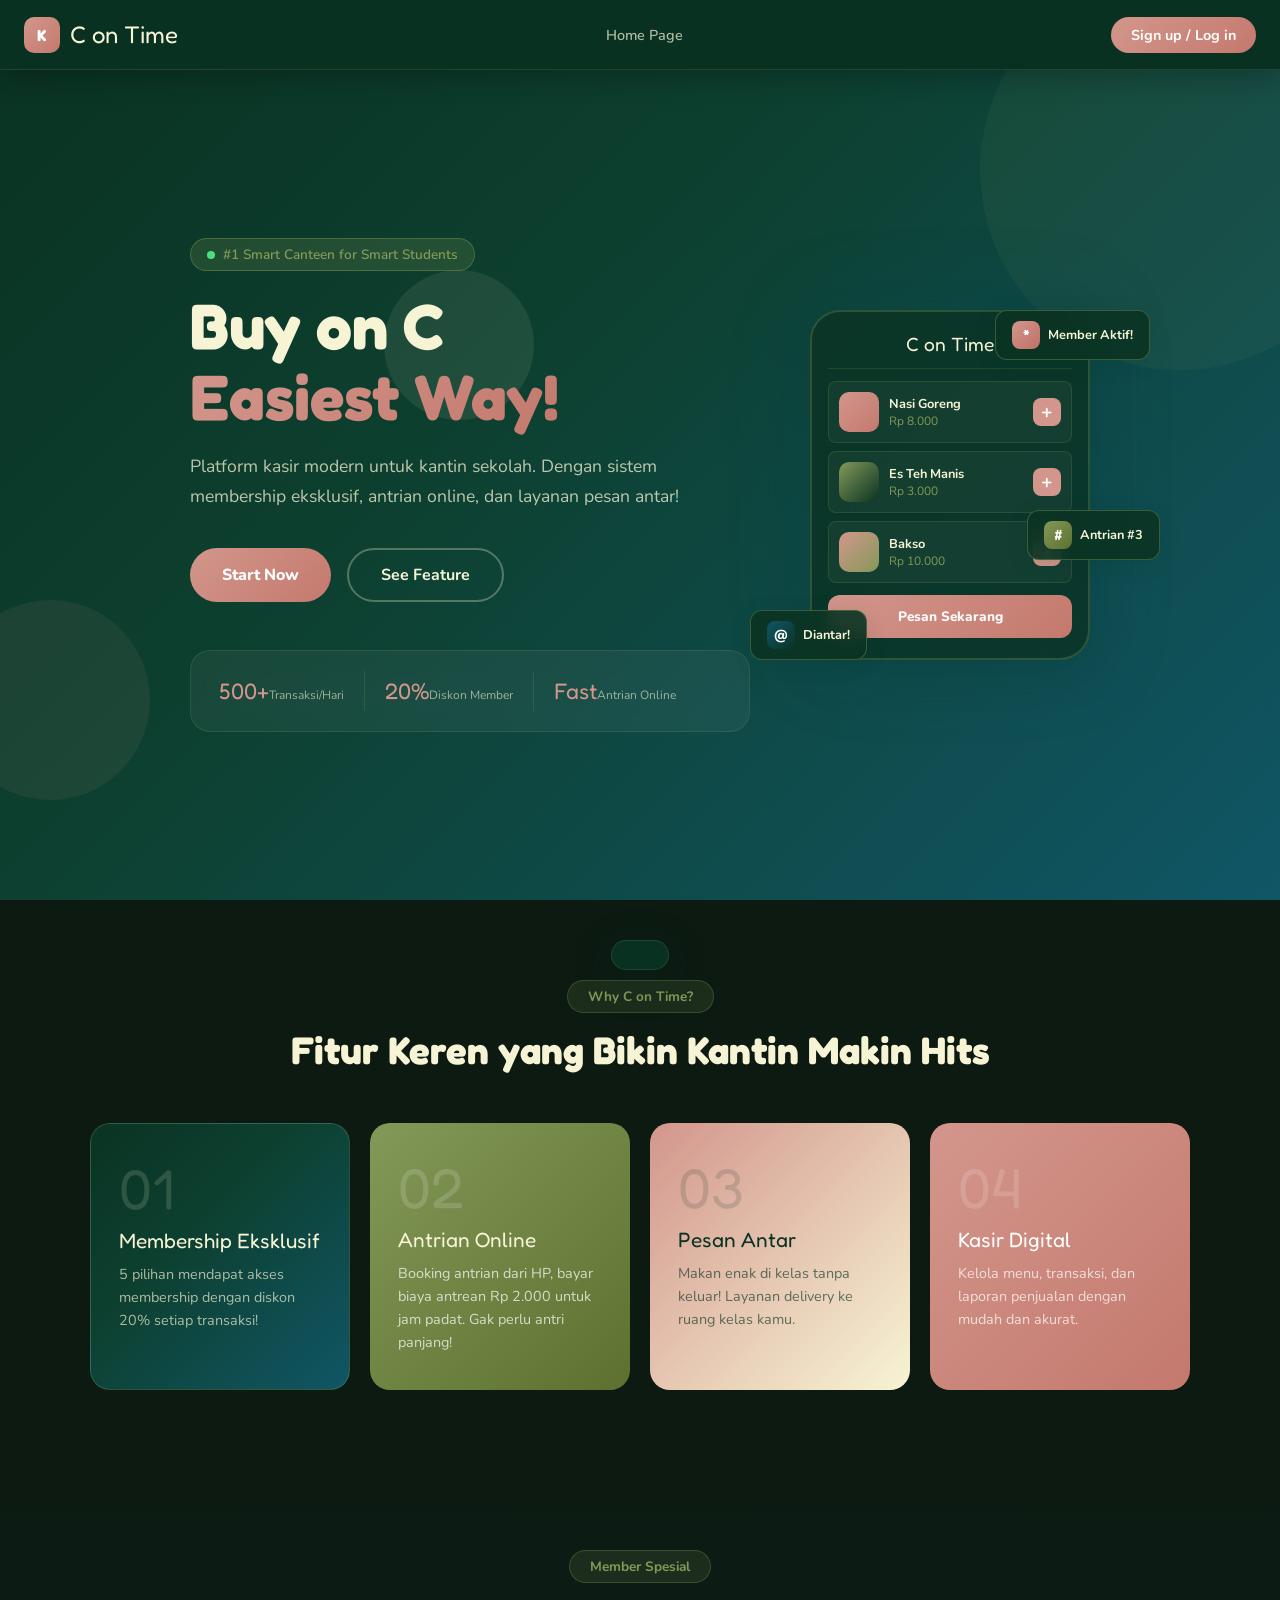
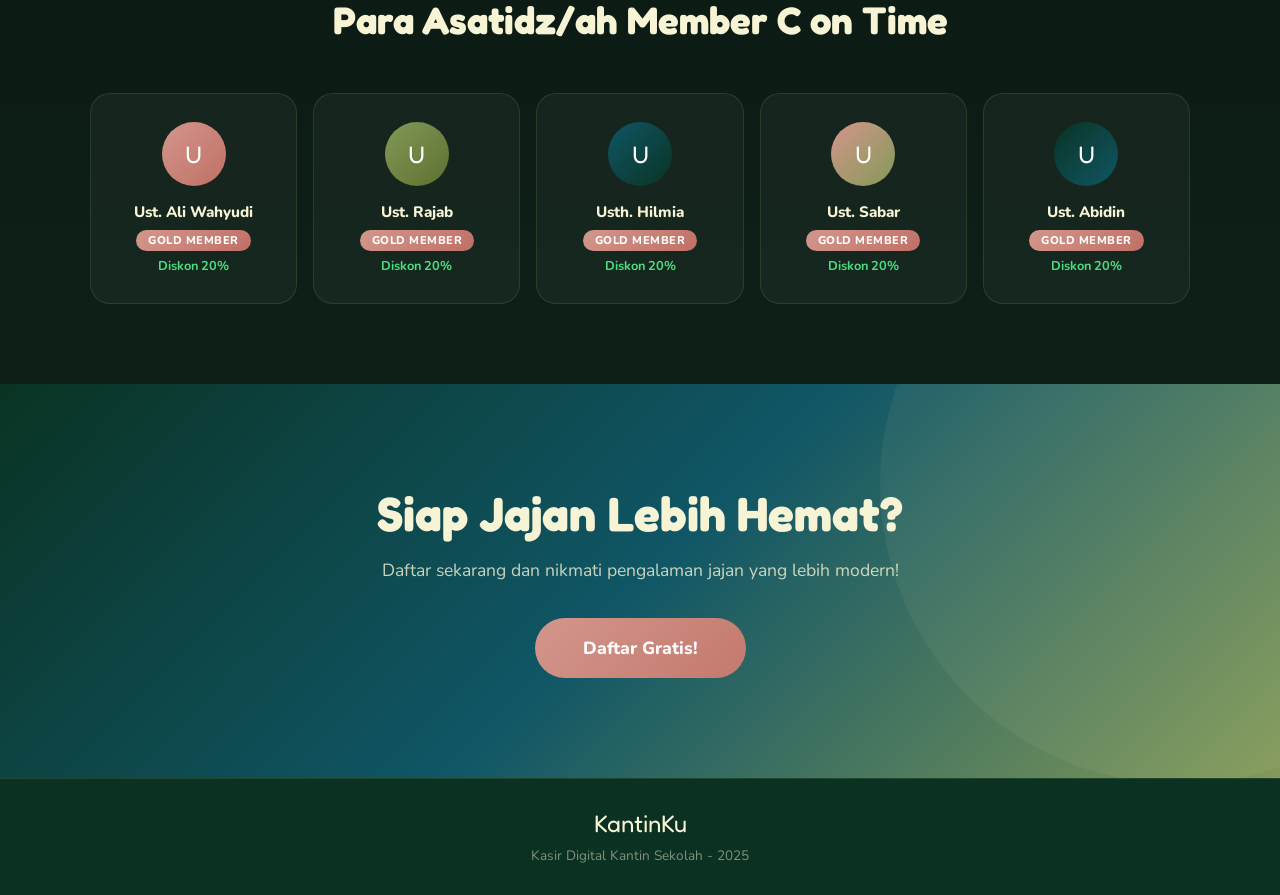
<file: index.html>
<!DOCTYPE html>
<html lang="id">
<head>
  <meta charset="UTF-8" />
  <meta name="viewport" content="width=device-width, initial-scale=1.0"/>
  <title>C onTime - Canteen on Time</title>
  <link rel="stylesheet" href="style.css" />
  <link href="https://fonts.googleapis.com/css2?family=Poppins:wght@300;400;500;600;700;800;900&family=Fredoka+One&family=Nunito:wght@400;600;700;800;900&display=swap" rel="stylesheet"/>
</head>
<body>

  <!-- ===== NAVBAR ===== -->
  <nav class="navbar" id="navbar">
    <div class="nav-logo">
      <span class="logo-icon">K</span>
      <span>C on Time</span>
    </div>
    <div class="nav-links" id="navLinks">
      <a href="#" onclick="showPage('landing')" class="nav-link">Home Page</a>
      <a href="#" onclick="showPage('home')" class="nav-link" id="navHome" style="display:none">Menu</a>
      <a href="#" onclick="showPage('transaction')" class="nav-link" id="navTrx" style="display:none">Transaksi</a>
      <a href="#" onclick="showPage('profile')" class="nav-link" id="navProfile" style="display:none">Profil</a>
      <a href="#" onclick="showPage('admin')" class="nav-link" id="navAdmin" style="display:none">Admin</a>
    </div>
    <div class="nav-actions">
      <button class="btn-nav-login" id="btnNavLogin" onclick="showPage('auth')">Sign up / Log in</button>
      <button class="btn-nav-logout" id="btnNavLogout" onclick="logout()" style="display:none">Log out</button>
    </div>
  </nav>

  <!-- ===== LANDING PAGE ===== -->
  <div id="page-landing" class="page active">
    <!-- Hero -->
    <section class="hero">
      <div class="hero-bg-shapes">
        <div class="shape shape-1"></div>
        <div class="shape shape-2"></div>
        <div class="shape shape-3"></div>
        <div class="shape shape-4"></div>
      </div>
      <div class="hero-content">
        <div class="hero-badge">
          <span class="badge-dot"></span>
          #1 Smart Canteen for Smart Students
        </div>
        <h1 class="hero-title">
          Buy on C<br/>
          <span class="gradient-text">Easiest Way!</span>
        </h1>
        <p class="hero-desc">Platform kasir modern untuk kantin sekolah. Dengan sistem membership eksklusif, antrian online, dan layanan pesan antar!</p>
        <div class="hero-cta">
          <button class="btn-primary" onclick="showPage('auth')">Start Now</button>
          <button class="btn-outline" onclick="scrollFeatures()">See Feature</button>
        </div>
        <div class="hero-stats">
          <div class="stat"><span class="stat-num">500+</span><span class="stat-label">Transaksi/Hari</span></div>
          <div class="stat-divider"></div>
          <div class="stat"><span class="stat-num">20%</span><span class="stat-label">Diskon Member</span></div>
          <div class="stat-divider"></div>
          <div class="stat"><span class="stat-num">Fast</span><span class="stat-label">Antrian Online</span></div>
        </div>
      </div>
      <div class="hero-visual">
        <div class="phone-mockup">
          <div class="phone-screen">
            <div class="phone-header">C on Time</div>
            <div class="phone-item">
              <div class="phone-item-img"></div>
              <div class="phone-item-info">
                <div class="phone-item-name">Nasi Goreng</div>
                <div class="phone-item-price">Rp 8.000</div>
              </div>
              <div class="phone-item-add">+</div>
            </div>
            <div class="phone-item">
              <div class="phone-item-img green"></div>
              <div class="phone-item-info">
                <div class="phone-item-name">Es Teh Manis</div>
                <div class="phone-item-price">Rp 3.000</div>
              </div>
              <div class="phone-item-add">+</div>
            </div>
            <div class="phone-item">
              <div class="phone-item-img rosy"></div>
              <div class="phone-item-info">
                <div class="phone-item-name">Bakso</div>
                <div class="phone-item-price">Rp 10.000</div>
              </div>
              <div class="phone-item-add">+</div>
            </div>
            <div class="phone-cart-btn">Pesan Sekarang</div>
          </div>
        </div>
        <div class="floating-card card-1">
          <span class="fc-icon">*</span>
          <span>Member Aktif!</span>
        </div>
        <div class="floating-card card-2">
          <span class="fc-icon">#</span>
          <span>Antrian #3</span>
        </div>
        <div class="floating-card card-3">
          <span class="fc-icon">@</span>
          <span>Diantar!</span>
        </div>
      </div>
    </section>

    <!-- Features -->
    <section class="features" id="features">
      <div class="section-header">
        <span class="section-tag">Why C on Time?</span>
        <h2 class="section-title">Fitur Keren yang Bikin Kantin Makin Hits</h2>
      </div>
      <div class="features-grid">
        <div class="feature-card fc-dark">
          <div class="fc-number">01</div>
          <div class="fc-title">Membership Eksklusif</div>
          <div class="fc-desc">5 pilihan mendapat akses membership dengan diskon 20% setiap transaksi!</div>
        </div>
        <div class="feature-card fc-moss">
          <div class="fc-number">02</div>
          <div class="fc-title">Antrian Online</div>
          <div class="fc-desc">Booking antrian dari HP, bayar biaya antrean Rp 2.000 untuk jam padat. Gak perlu antri panjang!</div>
        </div>
        <div class="feature-card fc-beige">
          <div class="fc-number">03</div>
          <div class="fc-title">Pesan Antar</div>
          <div class="fc-desc">Makan enak di kelas tanpa keluar! Layanan delivery ke ruang kelas kamu.</div>
        </div>
        <div class="feature-card fc-rosy">
          <div class="fc-number">04</div>
          <div class="fc-title">Kasir Digital</div>
          <div class="fc-desc">Kelola menu, transaksi, dan laporan penjualan dengan mudah dan akurat.</div>
        </div>
      </div>
    </section>

    <!-- Membership Section -->
    <section class="membership-section">
      <div class="section-header">
        <span class="section-tag">Member Spesial</span>
        <h2 class="section-title">Para Asatidz/ah Member C on Time</h2>
      </div>
      <div class="members-grid">
        <div class="member-card" onclick="showPage('auth')">
          <div class="member-avatar ust1">U</div>
          <div class="member-info">
            <div class="member-name">Ust. Ali Wahyudi</div>
            <div class="member-badge">GOLD MEMBER</div>
            <div class="member-disc">Diskon 20%</div>
          </div>
        </div>
        <div class="member-card" onclick="showPage('auth')">
          <div class="member-avatar ust2">U</div>
          <div class="member-info">
            <div class="member-name">Ust. Rajab</div>
            <div class="member-badge">GOLD MEMBER</div>
            <div class="member-disc">Diskon 20%</div>
          </div>
        </div>
        <div class="member-card" onclick="showPage('auth')">
          <div class="member-avatar ust3">U</div>
          <div class="member-info">
            <div class="member-name">Usth. Hilmia</div>
            <div class="member-badge">GOLD MEMBER</div>
            <div class="member-disc">Diskon 20%</div>
          </div>
        </div>
        <div class="member-card" onclick="showPage('auth')">
          <div class="member-avatar ust4">U</div>
          <div class="member-info">
            <div class="member-name">Ust. Sabar</div>
            <div class="member-badge">GOLD MEMBER</div>
            <div class="member-disc">Diskon 20%</div>
          </div>
        </div>
        <div class="member-card" onclick="showPage('auth')">
          <div class="member-avatar ust5">U</div>
          <div class="member-info">
            <div class="member-name">Ust. Abidin</div>
            <div class="member-badge">GOLD MEMBER</div>
            <div class="member-disc">Diskon 20%</div>
          </div>
        </div>
      </div>
    </section>

    <!-- CTA Section -->
    <section class="cta-section">
      <div class="cta-content">
        <h2>Siap Jajan Lebih Hemat?</h2>
        <p>Daftar sekarang dan nikmati pengalaman jajan yang lebih modern!</p>
        <button class="btn-primary btn-large" onclick="showPage('auth')">Daftar Gratis!</button>
      </div>
    </section>

    <!-- Footer -->
    <footer class="footer">
      <div class="footer-logo">KantinKu</div>
      <div class="footer-text">Kasir Digital Kantin Sekolah - 2025</div>
    </footer>
  </div>

  <!-- ===== AUTH PAGE ===== -->
  <div id="page-auth" class="page">
    <div class="auth-container">
      <div class="auth-left">
        <div class="auth-left-content">
          <div class="auth-logo">KantinKu</div>
          <h2>Selamat Datang!</h2>
          <p>Platform kasir sekolah paling keren. Login untuk mulai belanja dengan diskon member!</p>
          <div class="auth-bubbles">
            <div class="bubble b1"></div>
            <div class="bubble b2"></div>
            <div class="bubble b3"></div>
          </div>
        </div>
      </div>
      <div class="auth-right">
        <div class="auth-card">
          <div class="auth-tabs">
            <button class="auth-tab active" id="tabLogin" onclick="switchTab('login')">Masuk</button>
            <button class="auth-tab" id="tabRegister" onclick="switchTab('register')">Daftar</button>
          </div>

          <!-- Login Form -->
          <div id="formLogin" class="auth-form active">
            <h3 class="form-title">Masuk ke Akun</h3>
            <div class="form-group">
              <label>Username</label>
              <input type="text" id="loginUsername" placeholder="Masukkan username..." class="form-input"/>
            </div>
            <div class="form-group">
              <label>Password</label>
              <input type="password" id="loginPassword" placeholder="Masukkan password..." class="form-input"/>
            </div>
            <div class="form-hint">Admin: <b>admin/admin123</b> | User biasa: daftar dulu!</div>
            <button class="btn-primary btn-full" onclick="login()">Masuk Sekarang</button>
            <div id="loginError" class="form-error"></div>
          </div>

          <!-- Register Form -->
          <div id="formRegister" class="auth-form">
            <h3 class="form-title">Buat Akun Baru</h3>
            <div class="form-group">
              <label>Nama Lengkap</label>
              <input type="text" id="regName" placeholder="Nama lengkap..." class="form-input"/>
            </div>
            <div class="form-group">
              <label>Username</label>
              <input type="text" id="regUsername" placeholder="Buat username..." class="form-input"/>
            </div>
            <div class="form-group">
              <label>Password</label>
              <input type="password" id="regPassword" placeholder="Buat password..." class="form-input"/>
            </div>
            <div class="form-group">
              <label>Nomor HP / WhatsApp</label>
              <input type="text" id="regPhone" placeholder="08xx-xxxx-xxxx..." class="form-input"/>
            </div>
            <button class="btn-primary btn-full" onclick="register()">Daftar Sekarang!</button>
            <div id="registerMsg" class="form-success"></div>
          </div>
        </div>
      </div>
    </div>
  </div>

  <!-- ===== HOME PAGE ===== -->
  <div id="page-home" class="page">
    <div class="home-container">
      <!-- Welcome Banner -->
      <div class="welcome-banner">
        <div class="welcome-text">
          <div class="welcome-greeting">Halo, <span id="welcomeName">User</span>!</div>
          <div class="welcome-sub" id="memberStatus">Selamat berbelanja di KantinKu</div>
        </div>
        <div class="welcome-badge" id="welcomeBadge"></div>
      </div>

      <!-- Search & Filter -->
      <div class="search-bar">
        <span class="search-icon">Q</span>
        <input type="text" id="searchMenu" placeholder="Cari makanan favorit..." class="search-input" oninput="filterMenu()"/>
      </div>

      <!-- Category Filter -->
      <div class="category-tabs">
        <button class="cat-tab active" onclick="filterCategory('all', this)">Semua</button>
        <button class="cat-tab" onclick="filterCategory('makanan', this)">Makanan</button>
        <button class="cat-tab" onclick="filterCategory('minuman', this)">Minuman</button>
        <button class="cat-tab" onclick="filterCategory('snack', this)">Snack</button>
      </div>

      <!-- Menu Grid -->
      <div class="menu-grid" id="menuGrid">
        <!-- Generated by JS -->
      </div>

      <!-- Cart Float Button -->
      <button class="cart-fab" id="cartFab" onclick="showPage('transaction')" style="display:none">
        <span class="cart-fab-icon">BAG</span>
        <span class="cart-fab-count" id="cartCount">0</span>
      </button>
    </div>
  </div>

  <!-- ===== TRANSACTION PAGE ===== -->
  <div id="page-transaction" class="page">
    <div class="trx-container">
      <div class="trx-left">
        <h2 class="trx-title">Keranjang Belanja</h2>

        <!-- Cart Items -->
        <div class="cart-list" id="cartList">
          <div class="cart-empty">Keranjang masih kosong. Tambah menu dulu!</div>
        </div>

        <!-- Delivery Option -->
        <div class="delivery-section">
          <h3 class="section-label">Metode Pengambilan</h3>
          <div class="delivery-options">
            <div class="delivery-opt active" id="optPickup" onclick="selectDelivery('pickup')">
              <div class="do-icon">P</div>
              <div class="do-info">
                <div class="do-title">Ambil Sendiri</div>
                <div class="do-desc">Ambil di kantin</div>
              </div>
            </div>
            <div class="delivery-opt" id="optQueue" onclick="selectDelivery('queue')">
              <div class="do-icon">Q</div>
              <div class="do-info">
                <div class="do-title">Antrian Online</div>
                <div class="do-desc">+Rp 2.000 (jam padat)</div>
              </div>
            </div>
            <div class="delivery-opt" id="optDelivery" onclick="selectDelivery('delivery')">
              <div class="do-icon">D</div>
              <div class="do-info">
                <div class="do-title">Pesan Antar</div>
                <div class="do-desc">Diantar ke kelasmu!</div>
              </div>
            </div>
          </div>
        </div>

        <!-- Delivery Address (shown when delivery selected) -->
        <div id="deliveryAddress" style="display:none" class="delivery-form">
          <div class="form-group">
            <label>Kelas / Lokasi Tujuan</label>
            <input type="text" id="deliveryLoc" placeholder="cth: Kelas 9A, Lab Komputer..." class="form-input"/>
          </div>
          <div class="form-group">
            <label>Catatan Tambahan</label>
            <input type="text" id="deliveryNote" placeholder="cth: Meja paling depan..." class="form-input"/>
          </div>
        </div>

        <!-- Queue Section -->
        <div id="queueSection" style="display:none" class="queue-form">
          <div class="form-group">
            <label>Waktu Antrian</label>
            <select class="form-input" id="queueTime">
              <option value="07:30">07:30 - Pagi (Normal)</option>
              <option value="09:30">09:30 - Istirahat 1 (PADAT +Rp 2.000)</option>
              <option value="12:00">12:00 - Istirahat 2 (PADAT +Rp 2.000)</option>
              <option value="15:00">15:00 - Pulang (Normal)</option>
            </select>
          </div>
          <div class="queue-info" id="queueFeeInfo"></div>
        </div>

        <!-- Payment Method -->
        <div class="payment-section">
          <h3 class="section-label">Metode Bayar</h3>
          <div class="payment-opts">
            <label class="pay-opt">
              <input type="radio" name="payment" value="cash" checked/> Tunai
            </label>
            <label class="pay-opt">
              <input type="radio" name="payment" value="transfer"/> Transfer
            </label>
            <label class="pay-opt">
              <input type="radio" name="payment" value="qris"/> QRIS
            </label>
          </div>
        </div>
      </div>

      <!-- Summary -->
      <div class="trx-right">
        <div class="summary-card">
          <h3 class="summary-title">Ringkasan Pesanan</h3>
          <div class="summary-row">
            <span>Subtotal</span>
            <span id="sumSubtotal">Rp 0</span>
          </div>
          <div class="summary-row member-row" id="discountRow" style="display:none">
            <span>Diskon Member (20%)</span>
            <span id="sumDiscount" class="discount-text">-Rp 0</span>
          </div>
          <div class="summary-row" id="queueFeeRow" style="display:none">
            <span>Biaya Antrian</span>
            <span id="sumQueueFee">Rp 2.000</span>
          </div>
          <div class="summary-row" id="deliveryFeeRow" style="display:none">
            <span>Biaya Antar</span>
            <span id="sumDelivery">Rp 3.000</span>
          </div>
          <div class="summary-divider"></div>
          <div class="summary-row total-row">
            <span>TOTAL</span>
            <span id="sumTotal" class="total-text">Rp 0</span>
          </div>
          <div class="member-notice" id="memberNotice" style="display:none">
            Member aktif! Kamu hemat 20%
          </div>
          <button class="btn-primary btn-full btn-checkout" onclick="checkout()">
            Bayar Sekarang
          </button>
          <button class="btn-outline btn-full" onclick="showPage('home')" style="margin-top:8px">
            Tambah Pesanan
          </button>
        </div>

        <!-- Recent Transactions -->
        <div class="recent-trx">
          <h3 class="summary-title">Riwayat Transaksi</h3>
          <div id="trxHistory">
            <div class="empty-hist">Belum ada riwayat</div>
          </div>
        </div>
      </div>
    </div>
  </div>

  <!-- ===== PROFILE PAGE ===== -->
  <div id="page-profile" class="page">
    <div class="profile-container">
      <div class="profile-card">
        <div class="profile-header">
          <div class="profile-avatar" id="profileAvatar">U</div>
          <div class="profile-info">
            <h2 id="profileName">Nama User</h2>
            <div class="profile-username" id="profileUsername">@username</div>
            <div id="profileMemberBadge" class="profile-badge"></div>
          </div>
        </div>
        <div class="profile-stats">
          <div class="ps-item">
            <div class="ps-num" id="psTrxCount">0</div>
            <div class="ps-label">Transaksi</div>
          </div>
          <div class="ps-item">
            <div class="ps-num" id="psTotalSpend">Rp 0</div>
            <div class="ps-label">Total Belanja</div>
          </div>
          <div class="ps-item">
            <div class="ps-num" id="psDiscount">Rp 0</div>
            <div class="ps-label">Total Hemat</div>
          </div>
        </div>
      </div>

      <div class="profile-body">
        <div class="profile-section">
          <h3>Informasi Akun</h3>
          <div class="info-item">
            <span class="info-label">Nama Lengkap</span>
            <span class="info-val" id="piName">-</span>
          </div>
          <div class="info-item">
            <span class="info-label">Username</span>
            <span class="info-val" id="piUsername">-</span>
          </div>
          <div class="info-item">
            <span class="info-label">Nomor HP</span>
            <span class="info-val" id="piPhone">-</span>
          </div>
          <div class="info-item">
            <span class="info-label">Status</span>
            <span class="info-val" id="piStatus">-</span>
          </div>
          <div class="info-item">
            <span class="info-label">Membership</span>
            <span class="info-val" id="piMember">-</span>
          </div>
        </div>

        <div class="profile-section">
          <h3>Riwayat Transaksi Saya</h3>
          <div id="profileTrxList">
            <div class="empty-hist">Belum ada transaksi</div>
          </div>
        </div>
      </div>
    </div>
  </div>

  <!-- ===== ADMIN PAGE ===== -->
  <div id="page-admin" class="page">
    <div class="admin-container">
      <div class="admin-header">
        <h1>Panel Admin KantinKu</h1>
        <div class="admin-tabs">
          <button class="admin-tab active" onclick="switchAdminTab('dashboard', this)">Dashboard</button>
          <button class="admin-tab" onclick="switchAdminTab('menu', this)">Kelola Menu</button>
          <button class="admin-tab" onclick="switchAdminTab('orders', this)">Pesanan</button>
          <button class="admin-tab" onclick="switchAdminTab('members', this)">Membership</button>
        </div>
      </div>

      <!-- Dashboard Tab -->
      <div id="adminTab-dashboard" class="admin-tab-content active">
        <div class="admin-stats-grid">
          <div class="admin-stat-card asc-1">
            <div class="asc-num" id="statTotalTrx">0</div>
            <div class="asc-label">Total Transaksi</div>
          </div>
          <div class="admin-stat-card asc-2">
            <div class="asc-num" id="statRevenue">Rp 0</div>
            <div class="asc-label">Total Pendapatan</div>
          </div>
          <div class="admin-stat-card asc-3">
            <div class="asc-num" id="statUsers">0</div>
            <div class="asc-label">Total User</div>
          </div>
          <div class="admin-stat-card asc-4">
            <div class="asc-num" id="statMembers">5</div>
            <div class="asc-label">Member Aktif</div>
          </div>
        </div>
        <div class="recent-orders-table">
          <h3>Transaksi Terbaru</h3>
          <div id="adminTrxList">
            <div class="empty-hist">Belum ada transaksi</div>
          </div>
        </div>
      </div>

      <!-- Menu Tab -->
      <div id="adminTab-menu" class="admin-tab-content">
        <div class="add-menu-form">
          <h3>Tambah Menu Baru</h3>
          <div class="admin-form-grid">
            <div class="form-group">
              <label>Nama Menu</label>
              <input type="text" id="newMenuName" class="form-input" placeholder="Nama menu..."/>
            </div>
            <div class="form-group">
              <label>Harga</label>
              <input type="number" id="newMenuPrice" class="form-input" placeholder="Harga (Rp)..."/>
            </div>
            <div class="form-group">
              <label>Kategori</label>
              <select id="newMenuCat" class="form-input">
                <option value="makanan">Makanan</option>
                <option value="minuman">Minuman</option>
                <option value="snack">Snack</option>
              </select>
            </div>
            <div class="form-group">
              <label>Stok</label>
              <input type="number" id="newMenuStock" class="form-input" placeholder="Stok..."/>
            </div>
          </div>
          <button class="btn-primary" onclick="addMenu()">Tambah Menu</button>
        </div>
        <div class="menu-table">
          <h3>Daftar Menu</h3>
          <div id="adminMenuList"></div>
        </div>
      </div>

      <!-- Orders Tab -->
      <div id="adminTab-orders" class="admin-tab-content">
        <h3>Semua Pesanan</h3>
        <div id="adminOrdersList">
          <div class="empty-hist">Belum ada pesanan</div>
        </div>
      </div>

      <!-- Members Tab -->
      <div id="adminTab-members" class="admin-tab-content">
        <h3>Daftar Member Aktif</h3>
        <div class="admin-members-grid" id="adminMembersList"></div>
      </div>
    </div>
  </div>

  <!-- Toast Notification -->
  <div id="toast" class="toast"></div>

  <!-- Checkout Modal -->
  <div id="checkoutModal" class="modal-overlay" style="display:none">
    <div class="modal-card">
      <div class="modal-success-icon">!</div>
      <h3 id="modalTitle">Pesanan Berhasil!</h3>
      <p id="modalDesc">Terima kasih sudah belanja di KantinKu!</p>
      <div class="modal-detail" id="modalDetail"></div>
      <button class="btn-primary" onclick="closeModal()">Selesai</button>
    </div>
  </div>

  <script src="script.js"></script>
</body>
</html>
</file>
<file: style.css>
/* ========================================
   KANTINKU - STYLE.CSS
   Aesthetic Teenage School Cashier Theme
   Color Palette: Dark Green, Moss, Beige, Rosy, Midnight
======================================== */

/* ===== CSS VARIABLES ===== */
:root {
  --dark-green: #0A3323;
  --moss: #839958;
  --beige: #F7F4D5;
  --rosy: #D3968C;
  --midnight: #105666;

  --grad-main: linear-gradient(135deg, #0A3323 0%, #105666 50%, #839958 100%);
  --grad-hero: linear-gradient(135deg, #0A3323 0%, #0d4030 40%, #105666 100%);
  --grad-card: linear-gradient(135deg, #839958 0%, #0A3323 100%);
  --grad-warm: linear-gradient(135deg, #D3968C 0%, #F7F4D5 100%);
  --grad-rosy: linear-gradient(135deg, #D3968C 0%, #c4796d 100%);

  --text-light: #F7F4D5;
  --text-dark: #0A3323;
  --text-muted: #839958;
  --border: rgba(131, 153, 88, 0.2);
  --card-bg: rgba(247, 244, 213, 0.06);
  --white: #ffffff;
  --shadow: 0 10px 40px rgba(10, 51, 35, 0.3);
  --shadow-sm: 0 4px 20px rgba(10, 51, 35, 0.15);

  --font-display: 'Fredoka One', cursive;
  --font-body: 'Nunito', sans-serif;
  --font-alt: 'Poppins', sans-serif;

  --radius: 20px;
  --radius-sm: 12px;
  --radius-xs: 8px;
  --transition: all 0.3s cubic-bezier(0.4, 0, 0.2, 1);
}

/* ===== RESET & BASE ===== */
*, *::before, *::after { box-sizing: border-box; margin: 0; padding: 0; }

html { scroll-behavior: smooth; }

body {
  font-family: var(--font-body);
  background: #0c1a12;
  color: var(--text-light);
  min-height: 100vh;
  overflow-x: hidden;
}

/* Scrollbar */
::-webkit-scrollbar { width: 6px; }
::-webkit-scrollbar-track { background: var(--dark-green); }
::-webkit-scrollbar-thumb { background: var(--moss); border-radius: 10px; }

/* ===== PAGES ===== */
.page { display: none; min-height: 100vh; padding-top: 70px; }
.page.active { display: block; animation: pageFadeIn 0.4s ease; }

@keyframes pageFadeIn {
  from { opacity: 0; transform: translateY(20px); }
  to { opacity: 1; transform: translateY(0); }
}

/* ===== NAVBAR ===== */
.navbar {
  position: fixed;
  top: 0; left: 0; right: 0;
  height: 70px;
  background: rgba(10, 51, 35, 0.95);
  backdrop-filter: blur(20px);
  border-bottom: 1px solid var(--border);
  display: flex;
  align-items: center;
  justify-content: space-between;
  padding: 0 24px;
  z-index: 1000;
  box-shadow: 0 4px 30px rgba(0,0,0,0.3);
}

.nav-logo {
  display: flex;
  align-items: center;
  gap: 10px;
  font-family: var(--font-display);
  font-size: 1.5rem;
  color: var(--beige);
  cursor: pointer;
}

.logo-icon {
  width: 36px; height: 36px;
  background: var(--grad-rosy);
  border-radius: 10px;
  display: flex;
  align-items: center;
  justify-content: center;
  font-size: 1rem;
  font-weight: 700;
  color: white;
}

.nav-links { display: flex; gap: 4px; }

.nav-link {
  padding: 8px 16px;
  color: rgba(247, 244, 213, 0.7);
  text-decoration: none;
  border-radius: var(--radius-xs);
  font-size: 0.9rem;
  font-weight: 600;
  transition: var(--transition);
}

.nav-link:hover {
  color: var(--beige);
  background: rgba(131, 153, 88, 0.2);
}

.btn-nav-login {
  padding: 8px 20px;
  background: var(--grad-rosy);
  border: none;
  border-radius: 50px;
  color: white;
  font-family: var(--font-body);
  font-weight: 700;
  cursor: pointer;
  transition: var(--transition);
  font-size: 0.9rem;
}

.btn-nav-login:hover { transform: translateY(-2px); box-shadow: 0 8px 20px rgba(211, 150, 140, 0.4); }

.btn-nav-logout {
  padding: 8px 20px;
  background: rgba(211, 150, 140, 0.2);
  border: 1px solid var(--rosy);
  border-radius: 50px;
  color: var(--rosy);
  font-family: var(--font-body);
  font-weight: 700;
  cursor: pointer;
  transition: var(--transition);
  font-size: 0.9rem;
}

.btn-nav-logout:hover { background: var(--rosy); color: white; }

/* ===== BUTTONS ===== */
.btn-primary {
  padding: 14px 32px;
  background: var(--grad-rosy);
  border: none;
  border-radius: 50px;
  color: white;
  font-family: var(--font-body);
  font-weight: 800;
  font-size: 1rem;
  cursor: pointer;
  transition: var(--transition);
  position: relative;
  overflow: hidden;
}

.btn-primary::after {
  content: '';
  position: absolute;
  inset: 0;
  background: rgba(255,255,255,0.1);
  transform: scaleX(0);
  transform-origin: left;
  transition: transform 0.3s ease;
}

.btn-primary:hover { transform: translateY(-3px); box-shadow: 0 12px 30px rgba(211, 150, 140, 0.5); }
.btn-primary:hover::after { transform: scaleX(1); }
.btn-primary:active { transform: translateY(0); }

.btn-outline {
  padding: 14px 32px;
  background: transparent;
  border: 2px solid rgba(247, 244, 213, 0.3);
  border-radius: 50px;
  color: var(--beige);
  font-family: var(--font-body);
  font-weight: 700;
  font-size: 1rem;
  cursor: pointer;
  transition: var(--transition);
}

.btn-outline:hover { border-color: var(--beige); background: rgba(247, 244, 213, 0.1); }

.btn-full { width: 100%; }
.btn-large { padding: 18px 48px; font-size: 1.1rem; }

/* ===== LANDING PAGE - HERO ===== */
.hero {
  min-height: calc(100vh - 70px);
  background: var(--grad-hero);
  display: flex;
  align-items: center;
  justify-content: center;
  padding: 60px 40px;
  gap: 60px;
  position: relative;
  overflow: hidden;
}

.hero-bg-shapes {
  position: absolute;
  inset: 0;
  overflow: hidden;
  pointer-events: none;
}

.shape {
  position: absolute;
  border-radius: 50%;
  opacity: 0.08;
  animation: floatShape 6s ease-in-out infinite;
}

.shape-1 {
  width: 400px; height: 400px;
  background: var(--moss);
  top: -100px; right: -100px;
  animation-delay: 0s;
}
.shape-2 {
  width: 200px; height: 200px;
  background: var(--rosy);
  bottom: 100px; left: -50px;
  animation-delay: 1.5s;
}
.shape-3 {
  width: 150px; height: 150px;
  background: var(--beige);
  top: 200px; left: 30%;
  animation-delay: 3s;
}
.shape-4 {
  width: 100px; height: 100px;
  background: var(--midnight);
  bottom: 200px; right: 30%;
  animation-delay: 4.5s;
}

@keyframes floatShape {
  0%, 100% { transform: translateY(0) scale(1); }
  50% { transform: translateY(-30px) scale(1.05); }
}

.hero-content {
  max-width: 560px;
  z-index: 1;
  animation: heroSlideIn 0.8s ease;
}

@keyframes heroSlideIn {
  from { opacity: 0; transform: translateX(-40px); }
  to { opacity: 1; transform: translateX(0); }
}

.hero-badge {
  display: inline-flex;
  align-items: center;
  gap: 8px;
  background: rgba(131, 153, 88, 0.2);
  border: 1px solid rgba(131, 153, 88, 0.4);
  border-radius: 50px;
  padding: 6px 16px;
  font-size: 0.85rem;
  font-weight: 600;
  color: var(--moss);
  margin-bottom: 20px;
}

.badge-dot {
  width: 8px; height: 8px;
  background: #4ade80;
  border-radius: 50%;
  animation: pulse 2s ease infinite;
}

@keyframes pulse {
  0%, 100% { opacity: 1; transform: scale(1); }
  50% { opacity: 0.6; transform: scale(1.3); }
}

.hero-title {
  font-family: var(--font-display);
  font-size: clamp(2.5rem, 5vw, 4rem);
  line-height: 1.1;
  margin-bottom: 20px;
  color: var(--beige);
}

.gradient-text {
  background: var(--grad-rosy);
  -webkit-background-clip: text;
  -webkit-text-fill-color: transparent;
  background-clip: text;
}

.hero-desc {
  font-size: 1.1rem;
  color: rgba(247, 244, 213, 0.75);
  margin-bottom: 36px;
  line-height: 1.7;
}

.hero-cta { display: flex; gap: 16px; margin-bottom: 48px; flex-wrap: wrap; }

.hero-stats {
  display: flex;
  align-items: center;
  gap: 20px;
  background: rgba(255,255,255,0.05);
  border: 1px solid var(--border);
  border-radius: var(--radius);
  padding: 20px 28px;
  backdrop-filter: blur(10px);
}

.stat { text-align: center; }
.stat-num { font-family: var(--font-display); font-size: 1.4rem; color: var(--rosy); }
.stat-label { font-size: 0.75rem; color: rgba(247, 244, 213, 0.6); margin-top: 2px; }
.stat-divider { width: 1px; height: 40px; background: var(--border); }

/* Hero Visual */
.hero-visual {
  position: relative;
  z-index: 1;
  animation: heroVisualIn 0.8s ease 0.2s both;
}

@keyframes heroVisualIn {
  from { opacity: 0; transform: translateX(40px); }
  to { opacity: 1; transform: translateX(0); }
}

.phone-mockup {
  width: 280px;
  background: rgba(10, 51, 35, 0.8);
  border: 2px solid rgba(131, 153, 88, 0.3);
  border-radius: 30px;
  padding: 20px 16px;
  backdrop-filter: blur(20px);
  box-shadow: var(--shadow), 0 0 80px rgba(16, 86, 102, 0.3);
}

.phone-header {
  font-family: var(--font-display);
  font-size: 1.2rem;
  color: var(--beige);
  text-align: center;
  padding-bottom: 12px;
  border-bottom: 1px solid var(--border);
  margin-bottom: 12px;
}

.phone-item {
  display: flex;
  align-items: center;
  gap: 10px;
  padding: 10px;
  border-radius: var(--radius-xs);
  margin-bottom: 8px;
  background: rgba(247, 244, 213, 0.04);
  border: 1px solid var(--border);
  transition: var(--transition);
}

.phone-item:hover { background: rgba(247, 244, 213, 0.08); }

.phone-item-img {
  width: 40px; height: 40px;
  border-radius: 10px;
  background: var(--grad-rosy);
  flex-shrink: 0;
}

.phone-item-img.green { background: var(--grad-card); }
.phone-item-img.rosy { background: linear-gradient(135deg, #D3968C, #839958); }

.phone-item-info { flex: 1; }
.phone-item-name { font-size: 0.8rem; font-weight: 700; color: var(--beige); }
.phone-item-price { font-size: 0.75rem; color: var(--moss); }

.phone-item-add {
  width: 28px; height: 28px;
  background: var(--rosy);
  border-radius: 8px;
  display: flex;
  align-items: center;
  justify-content: center;
  font-weight: 700;
  font-size: 1.2rem;
  color: white;
  cursor: pointer;
}

.phone-cart-btn {
  background: var(--grad-rosy);
  color: white;
  text-align: center;
  padding: 12px;
  border-radius: 12px;
  font-weight: 800;
  font-size: 0.85rem;
  margin-top: 12px;
  cursor: pointer;
}

/* Floating Cards */
.floating-card {
  position: absolute;
  background: rgba(10, 51, 35, 0.9);
  border: 1px solid rgba(131, 153, 88, 0.4);
  border-radius: var(--radius-sm);
  padding: 10px 16px;
  display: flex;
  align-items: center;
  gap: 8px;
  font-size: 0.8rem;
  font-weight: 700;
  color: var(--beige);
  backdrop-filter: blur(10px);
  box-shadow: var(--shadow-sm);
  white-space: nowrap;
}

.fc-icon {
  width: 28px; height: 28px;
  border-radius: 8px;
  display: flex;
  align-items: center;
  justify-content: center;
  font-weight: 900;
  font-size: 0.9rem;
}

.card-1 { top: 0px; right: -60px; animation: float1 4s ease-in-out infinite; }
.card-1 .fc-icon { background: linear-gradient(135deg, #D3968C, #c07065); color: white; }

.card-2 { bottom: 100px; right: -70px; animation: float2 4s ease-in-out 1s infinite; }
.card-2 .fc-icon { background: linear-gradient(135deg, #839958, #5d7030); color: white; }

.card-3 { bottom: 0px; left: -60px; animation: float3 4s ease-in-out 2s infinite; }
.card-3 .fc-icon { background: linear-gradient(135deg, #105666, #0a3323); color: white; }

@keyframes float1 { 0%, 100% { transform: translateY(0); } 50% { transform: translateY(-12px); } }
@keyframes float2 { 0%, 100% { transform: translateX(0); } 50% { transform: translateX(10px); } }
@keyframes float3 { 0%, 100% { transform: rotate(0deg); } 50% { transform: rotate(-3deg) translateY(-8px); } }

/* ===== FEATURES SECTION ===== */
.features {
  padding: 80px 40px;
  background: #0c1a12;
}

.section-header { text-align: center; margin-bottom: 50px; }

.section-tag {
  display: inline-block;
  background: rgba(131, 153, 88, 0.15);
  border: 1px solid rgba(131, 153, 88, 0.3);
  color: var(--moss);
  padding: 6px 20px;
  border-radius: 50px;
  font-size: 0.85rem;
  font-weight: 700;
  margin-bottom: 14px;
}

.section-title {
  font-family: var(--font-display);
  font-size: clamp(1.8rem, 3vw, 2.8rem);
  color: var(--beige);
}

.features-grid {
  display: grid;
  grid-template-columns: repeat(auto-fit, minmax(240px, 1fr));
  gap: 20px;
  max-width: 1100px;
  margin: 0 auto;
}

.feature-card {
  padding: 36px 28px;
  border-radius: var(--radius);
  position: relative;
  overflow: hidden;
  transition: var(--transition);
  cursor: default;
}

.feature-card:hover { transform: translateY(-8px); box-shadow: var(--shadow); }

.fc-dark { background: var(--grad-hero); border: 1px solid rgba(131, 153, 88, 0.3); }
.fc-moss { background: linear-gradient(135deg, #839958 0%, #5d7030 100%); }
.fc-beige { background: var(--grad-warm); }
.fc-rosy { background: var(--grad-rosy); }

.fc-number {
  font-family: var(--font-display);
  font-size: 3.5rem;
  opacity: 0.15;
  line-height: 1;
  margin-bottom: 12px;
}

.fc-dark .fc-number { color: var(--beige); }
.fc-moss .fc-number { color: white; }
.fc-beige .fc-number { color: var(--dark-green); }
.fc-rosy .fc-number { color: white; }

.fc-title {
  font-family: var(--font-display);
  font-size: 1.3rem;
  margin-bottom: 10px;
}

.fc-dark .fc-title, .fc-moss .fc-title { color: var(--beige); }
.fc-beige .fc-title { color: var(--dark-green); }
.fc-rosy .fc-title { color: white; }

.fc-desc { font-size: 0.9rem; line-height: 1.6; opacity: 0.85; }
.fc-dark .fc-desc { color: rgba(247, 244, 213, 0.8); }
.fc-moss .fc-desc, .fc-rosy .fc-desc { color: rgba(255,255,255,0.85); }
.fc-beige .fc-desc { color: rgba(10, 51, 35, 0.75); }

/* ===== MEMBERSHIP SECTION ===== */
.membership-section {
  padding: 80px 40px;
  background: linear-gradient(180deg, #0c1a12 0%, #0d2018 100%);
}

.members-grid {
  display: flex;
  gap: 16px;
  flex-wrap: wrap;
  justify-content: center;
  max-width: 1100px;
  margin: 0 auto;
}

.member-card {
  background: rgba(247, 244, 213, 0.04);
  border: 1px solid var(--border);
  border-radius: var(--radius);
  padding: 28px 24px;
  display: flex;
  align-items: center;
  gap: 16px;
  cursor: pointer;
  transition: var(--transition);
  flex: 1;
  min-width: 200px;
  max-width: 220px;
  flex-direction: column;
  text-align: center;
}

.member-card:hover {
  transform: translateY(-6px);
  border-color: var(--rosy);
  background: rgba(211, 150, 140, 0.08);
  box-shadow: 0 8px 30px rgba(211, 150, 140, 0.2);
}

.member-avatar {
  width: 64px; height: 64px;
  border-radius: 50%;
  display: flex;
  align-items: center;
  justify-content: center;
  font-family: var(--font-display);
  font-size: 1.5rem;
  color: white;
  flex-shrink: 0;
}

.ust1 { background: linear-gradient(135deg, #D3968C, #c07065); }
.ust2 { background: linear-gradient(135deg, #839958, #5d7030); }
.ust3 { background: linear-gradient(135deg, #105666, #0A3323); }
.ust4 { background: linear-gradient(135deg, #D3968C, #839958); }
.ust5 { background: linear-gradient(135deg, #0A3323, #105666); }

.member-name {
  font-weight: 800;
  font-size: 0.95rem;
  color: var(--beige);
  margin-bottom: 6px;
}

.member-badge {
  display: inline-block;
  background: linear-gradient(135deg, #D3968C, #c07065);
  color: white;
  padding: 3px 12px;
  border-radius: 50px;
  font-size: 0.7rem;
  font-weight: 800;
  letter-spacing: 0.5px;
  margin-bottom: 6px;
}

.member-disc {
  font-size: 0.8rem;
  color: #4ade80;
  font-weight: 700;
}

/* ===== CTA SECTION ===== */
.cta-section {
  padding: 100px 40px;
  background: var(--grad-main);
  text-align: center;
  position: relative;
  overflow: hidden;
}

.cta-section::before {
  content: '';
  position: absolute;
  width: 600px; height: 600px;
  border-radius: 50%;
  background: rgba(247, 244, 213, 0.05);
  top: -200px; right: -200px;
}

.cta-content { position: relative; z-index: 1; }

.cta-content h2 {
  font-family: var(--font-display);
  font-size: clamp(2rem, 4vw, 3rem);
  color: var(--beige);
  margin-bottom: 16px;
}

.cta-content p {
  color: rgba(247, 244, 213, 0.8);
  font-size: 1.1rem;
  margin-bottom: 36px;
}

/* ===== FOOTER ===== */
.footer {
  background: rgba(10, 51, 35, 0.9);
  border-top: 1px solid var(--border);
  padding: 30px 40px;
  text-align: center;
}

.footer-logo {
  font-family: var(--font-display);
  font-size: 1.5rem;
  color: var(--beige);
  margin-bottom: 8px;
}

.footer-text { color: rgba(247, 244, 213, 0.5); font-size: 0.85rem; }

/* ===== AUTH PAGE ===== */
.auth-container {
  min-height: calc(100vh - 70px);
  display: flex;
}

.auth-left {
  flex: 1;
  background: var(--grad-hero);
  display: flex;
  align-items: center;
  justify-content: center;
  padding: 60px;
  position: relative;
  overflow: hidden;
}

.auth-left::before {
  content: '';
  position: absolute;
  width: 400px; height: 400px;
  border-radius: 50%;
  background: rgba(131, 153, 88, 0.1);
  top: -100px; right: -100px;
  animation: rotateShape 20s linear infinite;
}

@keyframes rotateShape {
  from { transform: rotate(0deg); }
  to { transform: rotate(360deg); }
}

.auth-left-content { position: relative; z-index: 1; text-align: center; }

.auth-logo {
  font-family: var(--font-display);
  font-size: 3rem;
  background: var(--grad-rosy);
  -webkit-background-clip: text;
  -webkit-text-fill-color: transparent;
  background-clip: text;
  margin-bottom: 20px;
}

.auth-left-content h2 {
  font-family: var(--font-display);
  font-size: 2rem;
  color: var(--beige);
  margin-bottom: 16px;
}

.auth-left-content p {
  color: rgba(247, 244, 213, 0.75);
  line-height: 1.7;
  max-width: 320px;
}

.auth-bubbles { position: relative; height: 120px; margin-top: 30px; }

.bubble {
  position: absolute;
  border-radius: 50%;
  animation: bubbleFloat 3s ease-in-out infinite;
}

.b1 {
  width: 60px; height: 60px;
  background: rgba(211, 150, 140, 0.3);
  left: 20%; animation-delay: 0s;
}
.b2 {
  width: 40px; height: 40px;
  background: rgba(131, 153, 88, 0.3);
  left: 50%; animation-delay: 0.5s;
}
.b3 {
  width: 30px; height: 30px;
  background: rgba(247, 244, 213, 0.2);
  left: 75%; animation-delay: 1s;
}

@keyframes bubbleFloat {
  0%, 100% { transform: translateY(60px); opacity: 0; }
  50% { transform: translateY(0); opacity: 1; }
}

.auth-right {
  flex: 1;
  display: flex;
  align-items: center;
  justify-content: center;
  padding: 60px;
  background: #0c1a12;
}

.auth-card {
  width: 100%;
  max-width: 420px;
  background: rgba(247, 244, 213, 0.04);
  border: 1px solid var(--border);
  border-radius: var(--radius);
  padding: 40px;
  backdrop-filter: blur(20px);
  box-shadow: var(--shadow);
}

.auth-tabs {
  display: flex;
  gap: 4px;
  background: rgba(10, 51, 35, 0.5);
  border-radius: var(--radius-sm);
  padding: 4px;
  margin-bottom: 32px;
}

.auth-tab {
  flex: 1;
  padding: 10px;
  border: none;
  border-radius: var(--radius-xs);
  background: transparent;
  color: rgba(247, 244, 213, 0.5);
  font-family: var(--font-body);
  font-weight: 700;
  cursor: pointer;
  transition: var(--transition);
  font-size: 0.95rem;
}

.auth-tab.active {
  background: var(--grad-rosy);
  color: white;
  box-shadow: 0 4px 15px rgba(211, 150, 140, 0.3);
}

.auth-form { display: none; }
.auth-form.active { display: block; animation: pageFadeIn 0.3s ease; }

.form-title {
  font-family: var(--font-display);
  font-size: 1.5rem;
  color: var(--beige);
  margin-bottom: 24px;
}

.form-group { margin-bottom: 16px; }
.form-group label { display: block; font-size: 0.85rem; font-weight: 700; color: var(--moss); margin-bottom: 6px; }

.form-input {
  width: 100%;
  padding: 12px 16px;
  background: rgba(247, 244, 213, 0.06);
  border: 1px solid var(--border);
  border-radius: var(--radius-xs);
  color: var(--beige);
  font-family: var(--font-body);
  font-size: 0.95rem;
  transition: var(--transition);
  outline: none;
}

.form-input:focus {
  border-color: var(--rosy);
  background: rgba(211, 150, 140, 0.1);
  box-shadow: 0 0 0 3px rgba(211, 150, 140, 0.15);
}

.form-input::placeholder { color: rgba(247, 244, 213, 0.3); }

.form-input option {
  background: #0A3323;
  color: var(--beige);
}

.form-hint {
  font-size: 0.8rem;
  color: rgba(247, 244, 213, 0.5);
  margin-bottom: 16px;
  padding: 10px;
  background: rgba(131, 153, 88, 0.1);
  border-radius: var(--radius-xs);
}

.form-error {
  color: #f87171;
  font-size: 0.85rem;
  margin-top: 10px;
  text-align: center;
}

.form-success {
  color: #4ade80;
  font-size: 0.85rem;
  margin-top: 10px;
  text-align: center;
}

/* ===== HOME PAGE ===== */
.home-container {
  max-width: 1100px;
  margin: 0 auto;
  padding: 30px 24px;
}

.welcome-banner {
  background: var(--grad-hero);
  border: 1px solid var(--border);
  border-radius: var(--radius);
  padding: 28px 32px;
  margin-bottom: 24px;
  display: flex;
  justify-content: space-between;
  align-items: center;
  overflow: hidden;
  position: relative;
}

.welcome-banner::after {
  content: '';
  position: absolute;
  width: 200px; height: 200px;
  border-radius: 50%;
  background: rgba(131, 153, 88, 0.1);
  right: -40px; top: -60px;
}

.welcome-greeting {
  font-family: var(--font-display);
  font-size: 1.8rem;
  color: var(--beige);
}

.welcome-greeting span { color: var(--rosy); }

.welcome-sub {
  font-size: 0.9rem;
  color: rgba(247, 244, 213, 0.7);
  margin-top: 4px;
}

.welcome-badge {
  background: var(--grad-rosy);
  padding: 8px 20px;
  border-radius: 50px;
  font-size: 0.8rem;
  font-weight: 800;
  color: white;
  position: relative;
  z-index: 1;
}

/* Search */
.search-bar {
  display: flex;
  align-items: center;
  gap: 12px;
  background: rgba(247, 244, 213, 0.06);
  border: 1px solid var(--border);
  border-radius: 50px;
  padding: 12px 20px;
  margin-bottom: 20px;
  transition: var(--transition);
}

.search-bar:focus-within {
  border-color: var(--rosy);
  background: rgba(211, 150, 140, 0.08);
}

.search-icon { color: rgba(247, 244, 213, 0.4); font-size: 1.1rem; font-weight: 700; }

.search-input {
  background: none;
  border: none;
  outline: none;
  color: var(--beige);
  font-family: var(--font-body);
  font-size: 0.95rem;
  flex: 1;
}

.search-input::placeholder { color: rgba(247, 244, 213, 0.3); }

/* Category Tabs */
.category-tabs {
  display: flex;
  gap: 8px;
  margin-bottom: 24px;
  flex-wrap: wrap;
}

.cat-tab {
  padding: 8px 20px;
  border: 1px solid var(--border);
  border-radius: 50px;
  background: transparent;
  color: rgba(247, 244, 213, 0.6);
  font-family: var(--font-body);
  font-weight: 700;
  font-size: 0.85rem;
  cursor: pointer;
  transition: var(--transition);
}

.cat-tab:hover, .cat-tab.active {
  background: var(--grad-rosy);
  border-color: transparent;
  color: white;
}

/* Menu Grid */
.menu-grid {
  display: grid;
  grid-template-columns: repeat(auto-fill, minmax(200px, 1fr));
  gap: 16px;
}

.menu-card {
  background: rgba(247, 244, 213, 0.04);
  border: 1px solid var(--border);
  border-radius: var(--radius);
  overflow: hidden;
  transition: var(--transition);
  cursor: pointer;
  position: relative;
}

.menu-card:hover {
  transform: translateY(-6px);
  box-shadow: var(--shadow);
  border-color: rgba(211, 150, 140, 0.4);
}

.menu-card-img {
  height: 130px;
  display: flex;
  align-items: center;
  justify-content: center;
  font-size: 2.5rem;
  font-weight: 900;
  font-family: var(--font-display);
  color: rgba(255,255,255,0.15);
  letter-spacing: 2px;
}

.menu-card-body { padding: 14px; }
.menu-card-name { font-weight: 800; font-size: 0.95rem; color: var(--beige); margin-bottom: 4px; }
.menu-card-cat { font-size: 0.75rem; color: var(--moss); margin-bottom: 8px; text-transform: uppercase; font-weight: 700; }

.menu-card-footer {
  display: flex;
  align-items: center;
  justify-content: space-between;
  margin-top: 8px;
}

.menu-card-price { font-family: var(--font-display); font-size: 1rem; color: var(--rosy); }

.menu-card-stock {
  font-size: 0.7rem;
  color: rgba(247, 244, 213, 0.4);
}

.add-to-cart-btn {
  width: 32px; height: 32px;
  background: var(--grad-rosy);
  border: none;
  border-radius: 8px;
  color: white;
  font-size: 1.2rem;
  font-weight: 700;
  cursor: pointer;
  transition: var(--transition);
  display: flex;
  align-items: center;
  justify-content: center;
}

.add-to-cart-btn:hover { transform: scale(1.15); box-shadow: 0 4px 15px rgba(211, 150, 140, 0.5); }

.out-of-stock { opacity: 0.5; pointer-events: none; }
.out-of-stock::after {
  content: 'HABIS';
  position: absolute;
  top: 8px; right: 8px;
  background: #ef4444;
  color: white;
  font-size: 0.65rem;
  font-weight: 800;
  padding: 3px 8px;
  border-radius: 50px;
}

/* Cart FAB */
.cart-fab {
  position: fixed;
  bottom: 30px; right: 30px;
  background: var(--grad-rosy);
  border: none;
  border-radius: 50px;
  padding: 14px 24px;
  color: white;
  font-family: var(--font-body);
  font-weight: 800;
  font-size: 0.85rem;
  cursor: pointer;
  display: flex;
  align-items: center;
  gap: 10px;
  box-shadow: 0 8px 30px rgba(211, 150, 140, 0.5);
  transition: var(--transition);
  z-index: 900;
  animation: fabBounce 0.5s ease;
}

@keyframes fabBounce {
  0% { transform: scale(0); }
  70% { transform: scale(1.1); }
  100% { transform: scale(1); }
}

.cart-fab:hover { transform: translateY(-4px); box-shadow: 0 12px 40px rgba(211, 150, 140, 0.6); }
.cart-fab-icon { font-size: 0.8rem; font-weight: 900; letter-spacing: 1px; }

.cart-fab-count {
  background: white;
  color: var(--rosy);
  width: 24px; height: 24px;
  border-radius: 50%;
  display: flex;
  align-items: center;
  justify-content: center;
  font-size: 0.8rem;
  font-weight: 900;
}

/* ===== TRANSACTION PAGE ===== */
.trx-container {
  max-width: 1100px;
  margin: 0 auto;
  padding: 30px 24px;
  display: grid;
  grid-template-columns: 1fr 360px;
  gap: 24px;
}

.trx-title {
  font-family: var(--font-display);
  font-size: 1.8rem;
  color: var(--beige);
  margin-bottom: 20px;
}

.cart-list {
  background: rgba(247, 244, 213, 0.04);
  border: 1px solid var(--border);
  border-radius: var(--radius);
  padding: 16px;
  margin-bottom: 20px;
  min-height: 100px;
}

.cart-empty {
  text-align: center;
  color: rgba(247, 244, 213, 0.4);
  padding: 30px;
  font-size: 0.9rem;
}

.cart-item {
  display: flex;
  align-items: center;
  gap: 12px;
  padding: 12px;
  border-radius: var(--radius-xs);
  background: rgba(247, 244, 213, 0.04);
  margin-bottom: 8px;
  border: 1px solid var(--border);
  animation: pageFadeIn 0.2s ease;
}

.cart-item-name { flex: 1; font-weight: 700; font-size: 0.9rem; color: var(--beige); }
.cart-item-price { font-size: 0.85rem; color: var(--moss); white-space: nowrap; }

.qty-controls {
  display: flex;
  align-items: center;
  gap: 8px;
  background: rgba(10, 51, 35, 0.5);
  border-radius: 8px;
  padding: 4px 8px;
}

.qty-btn {
  background: none;
  border: none;
  color: var(--rosy);
  font-weight: 900;
  font-size: 1.1rem;
  cursor: pointer;
  width: 24px; height: 24px;
  display: flex;
  align-items: center;
  justify-content: center;
  border-radius: 4px;
  transition: var(--transition);
}

.qty-btn:hover { background: rgba(211, 150, 140, 0.2); }
.qty-num { color: var(--beige); font-weight: 700; min-width: 20px; text-align: center; font-size: 0.9rem; }

.cart-item-total { font-weight: 800; font-size: 0.9rem; color: var(--rosy); white-space: nowrap; }

.section-label {
  font-family: var(--font-display);
  font-size: 1.1rem;
  color: var(--beige);
  margin-bottom: 12px;
}

/* Delivery Options */
.delivery-section, .payment-section { margin-bottom: 20px; }

.delivery-options { display: flex; gap: 10px; flex-wrap: wrap; }

.delivery-opt {
  flex: 1;
  min-width: 130px;
  background: rgba(247, 244, 213, 0.04);
  border: 2px solid var(--border);
  border-radius: var(--radius-sm);
  padding: 14px;
  cursor: pointer;
  transition: var(--transition);
  display: flex;
  align-items: center;
  gap: 10px;
}

.delivery-opt:hover { border-color: rgba(211, 150, 140, 0.5); }
.delivery-opt.active { border-color: var(--rosy); background: rgba(211, 150, 140, 0.08); }

.do-icon {
  width: 36px; height: 36px;
  background: var(--grad-rosy);
  border-radius: 8px;
  display: flex;
  align-items: center;
  justify-content: center;
  font-weight: 900;
  font-size: 0.8rem;
  color: white;
  flex-shrink: 0;
}

.do-title { font-weight: 800; font-size: 0.85rem; color: var(--beige); }
.do-desc { font-size: 0.75rem; color: rgba(247, 244, 213, 0.5); margin-top: 2px; }

.delivery-form, .queue-form {
  margin-bottom: 20px;
  padding: 16px;
  background: rgba(247, 244, 213, 0.04);
  border: 1px solid var(--border);
  border-radius: var(--radius-sm);
  animation: pageFadeIn 0.3s ease;
}

.queue-info {
  font-size: 0.85rem;
  padding: 10px;
  border-radius: var(--radius-xs);
  margin-top: 8px;
  font-weight: 600;
}

.queue-info.peak { background: rgba(211, 150, 140, 0.15); color: var(--rosy); border: 1px solid rgba(211, 150, 140, 0.3); }
.queue-info.normal { background: rgba(131, 153, 88, 0.15); color: var(--moss); border: 1px solid rgba(131, 153, 88, 0.3); }

.payment-opts { display: flex; gap: 16px; flex-wrap: wrap; }

.pay-opt {
  display: flex;
  align-items: center;
  gap: 8px;
  color: var(--beige);
  font-size: 0.9rem;
  font-weight: 600;
  cursor: pointer;
}

.pay-opt input[type="radio"] { accent-color: var(--rosy); }

/* Summary Card */
.summary-card {
  background: rgba(247, 244, 213, 0.04);
  border: 1px solid var(--border);
  border-radius: var(--radius);
  padding: 24px;
  position: sticky;
  top: 90px;
  margin-bottom: 20px;
}

.summary-title {
  font-family: var(--font-display);
  font-size: 1.2rem;
  color: var(--beige);
  margin-bottom: 16px;
}

.summary-row {
  display: flex;
  justify-content: space-between;
  align-items: center;
  padding: 8px 0;
  font-size: 0.9rem;
  color: rgba(247, 244, 213, 0.8);
}

.summary-divider { height: 1px; background: var(--border); margin: 8px 0; }

.total-row { font-weight: 800; font-size: 1rem; }
.total-text { color: var(--rosy); font-family: var(--font-display); font-size: 1.2rem; }
.discount-text { color: #4ade80; font-weight: 700; }

.member-notice {
  text-align: center;
  background: rgba(74, 222, 128, 0.1);
  border: 1px solid rgba(74, 222, 128, 0.2);
  border-radius: var(--radius-xs);
  padding: 8px;
  font-size: 0.8rem;
  color: #4ade80;
  font-weight: 700;
  margin-bottom: 12px;
}

.btn-checkout { margin-top: 16px; font-size: 1rem; padding: 14px; }

/* Recent Trx */
.recent-trx {
  background: rgba(247, 244, 213, 0.04);
  border: 1px solid var(--border);
  border-radius: var(--radius);
  padding: 20px;
}

.empty-hist {
  text-align: center;
  color: rgba(247, 244, 213, 0.3);
  padding: 20px;
  font-size: 0.85rem;
}

.trx-hist-item {
  padding: 12px;
  border-bottom: 1px solid var(--border);
  animation: pageFadeIn 0.3s ease;
}

.trx-hist-id { font-size: 0.75rem; color: var(--moss); font-weight: 700; }
.trx-hist-time { font-size: 0.7rem; color: rgba(247, 244, 213, 0.4); }
.trx-hist-total { font-weight: 800; color: var(--rosy); font-size: 0.9rem; }
.trx-hist-status { font-size: 0.75rem; color: #4ade80; }

/* ===== PROFILE PAGE ===== */
.profile-container { max-width: 800px; margin: 0 auto; padding: 30px 24px; }

.profile-card {
  background: var(--grad-hero);
  border: 1px solid var(--border);
  border-radius: var(--radius);
  padding: 36px;
  margin-bottom: 24px;
}

.profile-header {
  display: flex;
  align-items: center;
  gap: 24px;
  margin-bottom: 28px;
}

.profile-avatar {
  width: 80px; height: 80px;
  border-radius: 50%;
  background: var(--grad-rosy);
  display: flex;
  align-items: center;
  justify-content: center;
  font-family: var(--font-display);
  font-size: 2rem;
  color: white;
  border: 3px solid rgba(211, 150, 140, 0.4);
}

.profile-info h2 { font-family: var(--font-display); font-size: 1.8rem; color: var(--beige); }
.profile-username { color: var(--moss); font-size: 0.9rem; margin-top: 4px; }
.profile-badge {
  display: inline-block;
  margin-top: 8px;
  padding: 4px 14px;
  border-radius: 50px;
  font-size: 0.75rem;
  font-weight: 800;
}

.profile-stats {
  display: flex;
  gap: 24px;
  padding-top: 20px;
  border-top: 1px solid var(--border);
}

.ps-item { text-align: center; flex: 1; }
.ps-num { font-family: var(--font-display); font-size: 1.3rem; color: var(--rosy); }
.ps-label { font-size: 0.75rem; color: rgba(247, 244, 213, 0.5); margin-top: 4px; }


.profile-section {
  background: rgba(247, 244, 213, 0.04);
  border: 1px solid var(--border);
  border-radius: var(--radius);
  padding: 24px;
  margin-bottom: 16px;
}

.profile-section h3 {
  font-family: var(--font-display);
  font-size: 1.2rem;
  color: var(--beige);
  margin-bottom: 16px;
}

.info-item {
  display: flex;
  justify-content: space-between;
  align-items: center;
  padding: 10px 0;
  border-bottom: 1px solid var(--border);
  font-size: 0.9rem;
}

.info-item:last-child { border-bottom: none; }
.info-label { color: rgba(247, 244, 213, 0.5); }
.info-val { color: var(--beige); font-weight: 700; }

/* ===== ADMIN PAGE ===== */
.admin-container { max-width: 1100px; margin: 0 auto; padding: 30px 24px; }

.admin-header { margin-bottom: 28px; }

.admin-header h1 {
  font-family: var(--font-display);
  font-size: 2rem;
  color: var(--beige);
  margin-bottom: 16px;
}

.admin-tabs { display: flex; gap: 6px; flex-wrap: wrap; }

.admin-tab {
  padding: 10px 20px;
  border: 1px solid var(--border);
  border-radius: var(--radius-xs);
  background: transparent;
  color: rgba(247, 244, 213, 0.6);
  font-family: var(--font-body);
  font-weight: 700;
  cursor: pointer;
  transition: var(--transition);
  font-size: 0.9rem;
}

.admin-tab.active { background: var(--grad-main); color: var(--beige); border-color: transparent; }
.admin-tab:hover:not(.active) { background: rgba(247, 244, 213, 0.06); }

.admin-tab-content { display: none; animation: pageFadeIn 0.3s ease; }
.admin-tab-content.active { display: block; }

.admin-stats-grid {
  display: grid;
  grid-template-columns: repeat(auto-fit, minmax(200px, 1fr));
  gap: 16px;
  margin-bottom: 28px;
}

.admin-stat-card {
  border-radius: var(--radius);
  padding: 28px 24px;
  text-align: center;
  transition: var(--transition);
}

.admin-stat-card:hover { transform: translateY(-4px); box-shadow: var(--shadow-sm); }
.asc-1 { background: var(--grad-hero); border: 1px solid var(--border); }
.asc-2 { background: linear-gradient(135deg, #839958, #5d7030); }
.asc-3 { background: linear-gradient(135deg, #105666, #0A3323); }
.asc-4 { background: var(--grad-rosy); }

.asc-num { font-family: var(--font-display); font-size: 1.8rem; color: var(--beige); }
.asc-label { font-size: 0.85rem; color: rgba(247, 244, 213, 0.7); margin-top: 6px; }

.add-menu-form {
  background: rgba(247, 244, 213, 0.04);
  border: 1px solid var(--border);
  border-radius: var(--radius);
  padding: 24px;
  margin-bottom: 24px;
}

.add-menu-form h3, .menu-table h3, .recent-orders-table h3 {
  font-family: var(--font-display);
  font-size: 1.2rem;
  color: var(--beige);
  margin-bottom: 16px;
}

.admin-form-grid {
  display: grid;
  grid-template-columns: repeat(auto-fit, minmax(180px, 1fr));
  gap: 12px;
  margin-bottom: 16px;
}

.menu-table {
  background: rgba(247, 244, 213, 0.04);
  border: 1px solid var(--border);
  border-radius: var(--radius);
  padding: 24px;
}

.admin-menu-row {
  display: flex;
  align-items: center;
  gap: 12px;
  padding: 12px;
  border-bottom: 1px solid var(--border);
  font-size: 0.9rem;
  animation: pageFadeIn 0.2s ease;
}

.admin-menu-row:last-child { border-bottom: none; }
.amr-name { flex: 1; font-weight: 700; color: var(--beige); }
.amr-cat { color: var(--moss); font-size: 0.8rem; text-transform: uppercase; font-weight: 700; width: 80px; }
.amr-price { color: var(--rosy); font-weight: 700; width: 100px; }
.amr-stock { color: rgba(247, 244, 213, 0.5); font-size: 0.85rem; width: 60px; }

.btn-del {
  padding: 6px 12px;
  background: rgba(239, 68, 68, 0.15);
  border: 1px solid rgba(239, 68, 68, 0.3);
  border-radius: 6px;
  color: #f87171;
  font-size: 0.8rem;
  font-weight: 700;
  cursor: pointer;
  transition: var(--transition);
}

.btn-del:hover { background: rgba(239, 68, 68, 0.3); }

.recent-orders-table {
  background: rgba(247, 244, 213, 0.04);
  border: 1px solid var(--border);
  border-radius: var(--radius);
  padding: 24px;
}

.admin-order-row {
  display: flex;
  justify-content: space-between;
  align-items: center;
  padding: 12px;
  border-bottom: 1px solid var(--border);
  font-size: 0.9rem;
  flex-wrap: wrap;
  gap: 8px;
  animation: pageFadeIn 0.2s ease;
}

.admin-members-grid {
  display: grid;
  grid-template-columns: repeat(auto-fill, minmax(250px, 1fr));
  gap: 16px;
}

.admin-member-card {
  background: rgba(247, 244, 213, 0.04);
  border: 1px solid var(--border);
  border-radius: var(--radius-sm);
  padding: 20px;
  display: flex;
  align-items: center;
  gap: 14px;
}

.amc-avatar {
  width: 48px; height: 48px;
  border-radius: 50%;
  display: flex;
  align-items: center;
  justify-content: center;
  font-weight: 700;
  font-size: 0.9rem;
  color: white;
  flex-shrink: 0;
}

.amc-name { font-weight: 800; font-size: 0.9rem; color: var(--beige); }
.amc-badge { font-size: 0.75rem; color: var(--rosy); font-weight: 700; }
.amc-disc { font-size: 0.75rem; color: #4ade80; }

/* ===== TOAST ===== */
.toast {
  position: fixed;
  bottom: 30px; left: 50%; transform: translateX(-50%) translateY(100px);
  background: rgba(10, 51, 35, 0.95);
  border: 1px solid var(--border);
  color: var(--beige);
  padding: 14px 28px;
  border-radius: 50px;
  font-weight: 700;
  font-size: 0.9rem;
  z-index: 9999;
  backdrop-filter: blur(20px);
  transition: transform 0.4s cubic-bezier(0.4, 0, 0.2, 1);
  white-space: nowrap;
  box-shadow: var(--shadow);
}

.toast.show { transform: translateX(-50%) translateY(0); }
.toast.success { border-color: rgba(74, 222, 128, 0.4); }
.toast.error { border-color: rgba(248, 113, 113, 0.4); }

/* ===== MODAL ===== */
.modal-overlay {
  position: fixed;
  inset: 0;
  background: rgba(0,0,0,0.7);
  backdrop-filter: blur(8px);
  display: flex;
  align-items: center;
  justify-content: center;
  z-index: 9998;
  animation: pageFadeIn 0.3s ease;
}

.modal-card {
  background: linear-gradient(135deg, #0d2018 0%, #0A3323 100%);
  border: 1px solid var(--border);
  border-radius: var(--radius);
  padding: 48px 40px;
  text-align: center;
  max-width: 400px;
  width: 90%;
  box-shadow: var(--shadow);
  animation: modalPop 0.4s cubic-bezier(0.4, 0, 0.2, 1);
}

@keyframes modalPop {
  from { transform: scale(0.8); opacity: 0; }
  to { transform: scale(1); opacity: 1; }
}

.modal-success-icon {
  width: 70px; height: 70px;
  background: var(--grad-rosy);
  border-radius: 50%;
  display: flex;
  align-items: center;
  justify-content: center;
  font-size: 2rem;
  font-weight: 900;
  color: white;
  margin: 0 auto 20px;
  animation: successPop 0.5s ease 0.2s both;
}

@keyframes successPop {
  from { transform: scale(0) rotate(-45deg); }
  to { transform: scale(1) rotate(0deg); }
}

.modal-card h3 {
  font-family: var(--font-display);
  font-size: 1.8rem;
  color: var(--beige);
  margin-bottom: 10px;
}

.modal-card p {
  color: rgba(247, 244, 213, 0.7);
  margin-bottom: 20px;
  font-size: 0.95rem;
}

.modal-detail {
  background: rgba(247, 244, 213, 0.06);
  border-radius: var(--radius-sm);
  padding: 16px;
  margin-bottom: 24px;
  text-align: left;
  font-size: 0.85rem;
  color: rgba(247, 244, 213, 0.8);
  line-height: 1.8;
}

/* ===== RESPONSIVE ===== */
@media (max-width: 900px) {
  .hero { flex-direction: column; padding: 40px 24px; gap: 40px; }
  .hero-visual { display: none; }
  .auth-container { flex-direction: column; }
  .auth-left { min-height: 250px; }
  .trx-container { grid-template-columns: 1fr; }
  .summary-card { position: static; }
}

@media (max-width: 600px) {
  .navbar { padding: 0 16px; }
  .nav-links { display: none; }
  .features { padding: 60px 16px; }
  .membership-section { padding: 60px 16px; }
  .hero-stats { flex-direction: column; gap: 12px; }
  .stat-divider { width: 40px; height: 1px; }
  .members-grid { flex-direction: column; align-items: center; }
  .member-card { max-width: 100%; width: 100%; }
}
</file>
